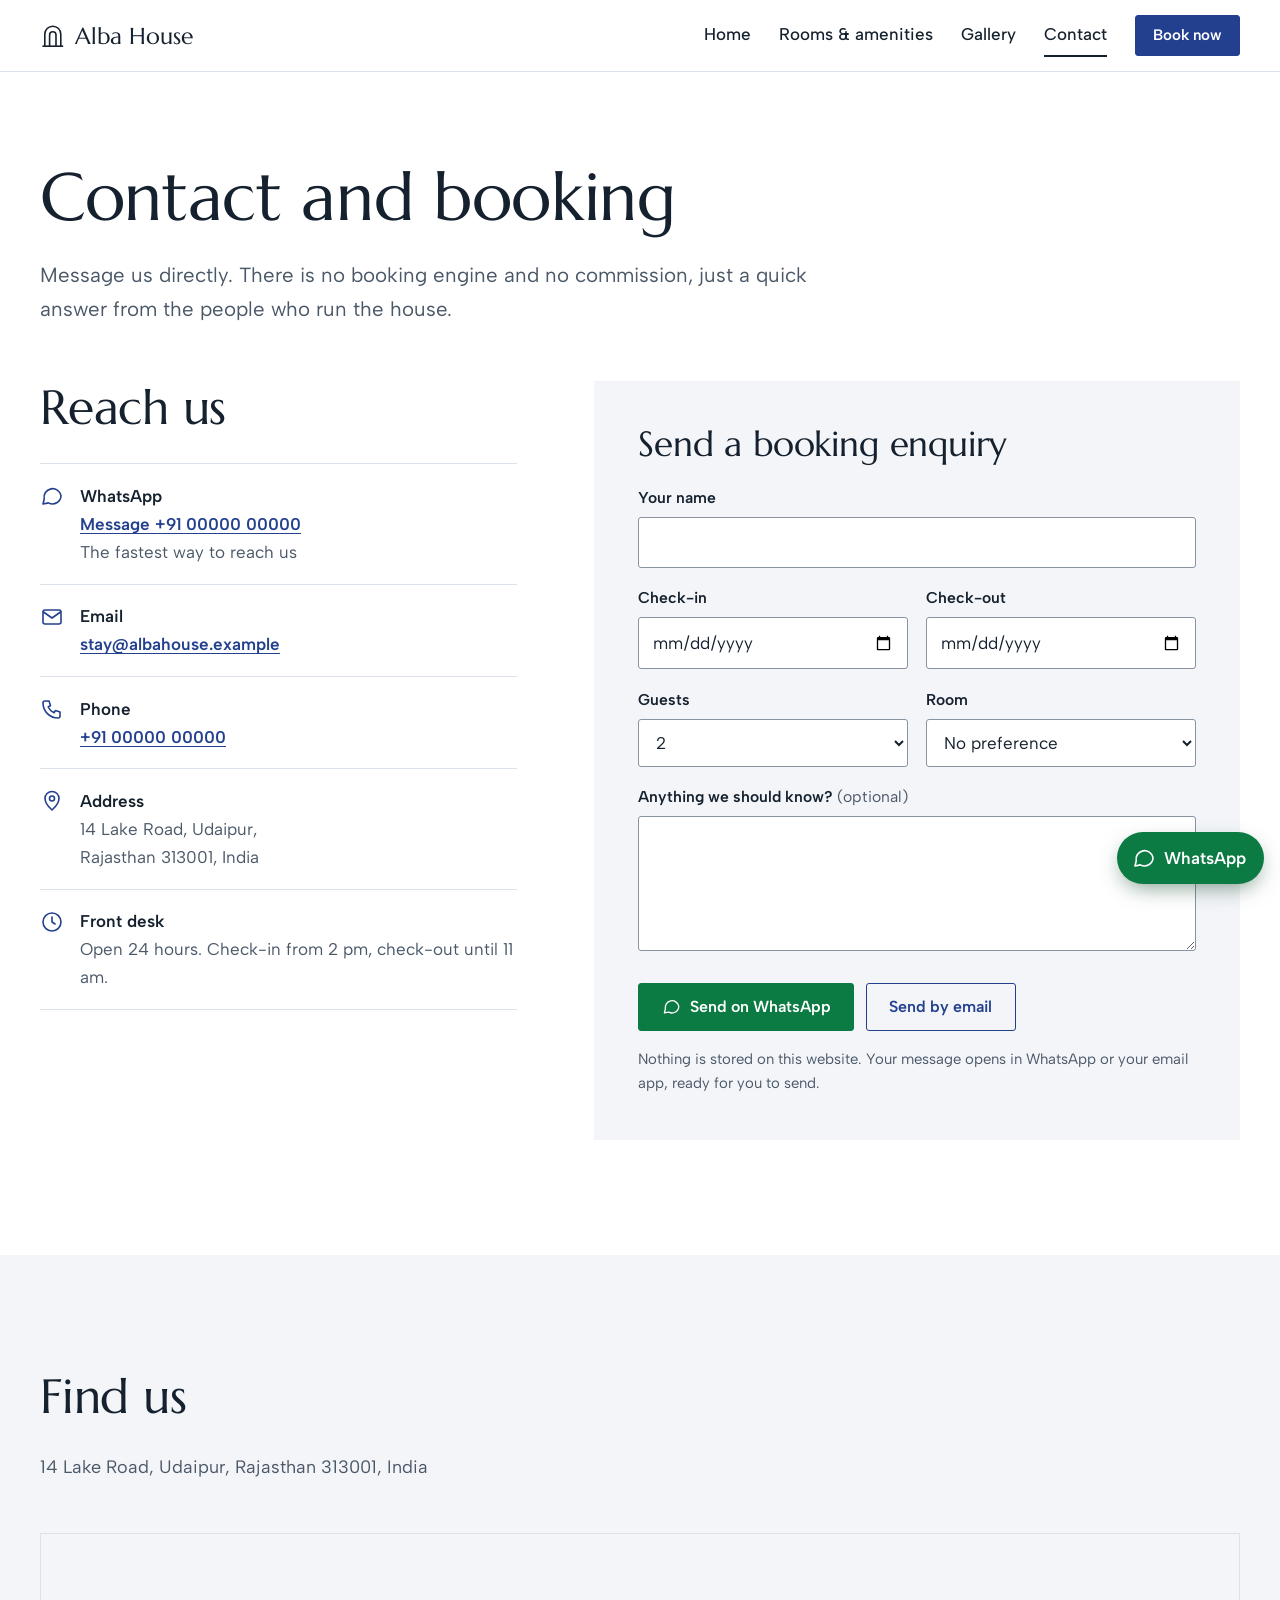
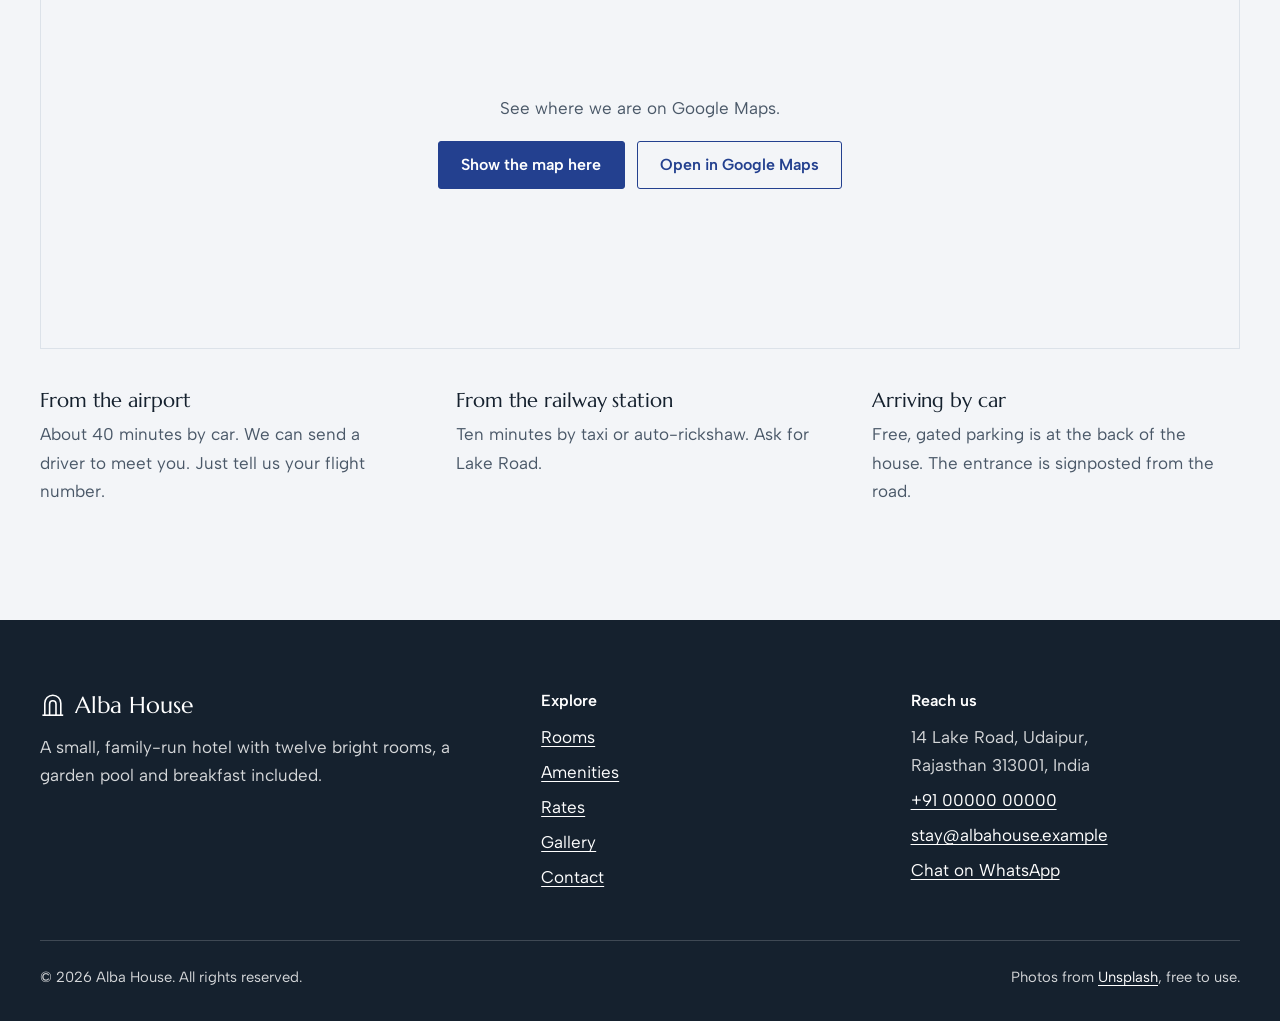
<file: contact.html>
<!DOCTYPE html>
<html lang="en">
<head>
  <meta charset="utf-8">
  <meta name="viewport" content="width=device-width, initial-scale=1">

  <!-- SEO: every page has its own title and description. Edit both when you change the text. -->
  <title>Contact and booking | Alba House</title>
  <meta name="description" content="Book direct with Alba House by WhatsApp or email. Send your dates with the enquiry form, find our address in Udaipur and see how to reach us.">

  <!-- Preview shown when the page is shared on WhatsApp, Facebook, etc. -->
  <meta property="og:type" content="website">
  <meta property="og:site_name" content="Alba House">
  <meta property="og:title" content="Contact and booking | Alba House">
  <meta property="og:description" content="Book direct with Alba House by WhatsApp or email. Send your dates with the enquiry form, find our address in Udaipur and see how to reach us.">
  <meta property="og:image" content="https://images.unsplash.com/photo-1606819422797-74627f4dac0b?auto=format&amp;fit=crop&amp;w=1200&amp;h=630&amp;q=70">
  <meta name="twitter:card" content="summary_large_image">
  <meta name="theme-color" content="#ffffff">

  <link rel="icon" href="images/favicon.svg" type="image/svg+xml">

  <!-- Speed: open the photo connection early and load the two fonts up front -->
  <link rel="preconnect" href="https://images.unsplash.com" crossorigin>
  <link rel="preload" href="fonts/marcellus-latin-400-normal.woff2" as="font" type="font/woff2" crossorigin>
  <link rel="preload" href="fonts/albert-sans-latin-wght-normal.woff2" as="font" type="font/woff2" crossorigin>
  <link rel="stylesheet" href="css/styles.css">

  <!-- Marks the page as "JavaScript is on" before anything is drawn -->
  <script>document.documentElement.className = "js";</script>
  <script src="js/main.js" defer></script>
</head>
<body>
  <a class="skip-link" href="#main">Skip to content</a>

  <!-- ===== Header: the same on every page ===== -->
  <header class="site-header" data-header>
    <div class="wrap site-header__inner">
      <a class="brand" href="index.html" aria-label="Alba House, home">
        <svg viewBox="0 0 32 32" fill="none" stroke="currentColor" stroke-width="2" aria-hidden="true" focusable="false"><path d="M6 29V14a10 10 0 0 1 20 0v15"/><path d="M12 29V15a4 4 0 0 1 8 0v14"/><path d="M3 29h26"/></svg>
        <span>Alba House</span>
      </a>

      <button class="nav-toggle" type="button" aria-expanded="false" aria-controls="site-nav">
        <span class="nav-toggle__bars" aria-hidden="true"></span>
        Menu
      </button>

      <nav class="site-nav" id="site-nav" aria-label="Main">
        <ul>
          <li><a href="index.html">Home</a></li>
          <li><a href="rooms.html">Rooms &amp; amenities</a></li>
          <li><a href="gallery.html">Gallery</a></li>
          <li><a href="contact.html" aria-current="page">Contact</a></li>
        </ul>
        <a class="btn btn--small" href="contact.html#enquiry">Book now</a>
      </nav>
    </div>
  </header>

  <main id="main">

    <div class="wrap page-head">
      <h1>Contact and booking</h1>
      <p class="lead">Message us directly. There is no booking engine and no commission, just a quick answer from the people who run the house.</p>
    </div>

    <section class="section" style="padding-top: 1rem" aria-label="Contact details and enquiry form">
      <div class="wrap contact">

        <!-- ===== Contact details ===== -->
        <div>
          <h2>Reach us</h2>
          <ul class="contact-list">
            <li>
              <svg viewBox="0 0 24 24" fill="none" stroke="currentColor" stroke-width="1.6" stroke-linecap="round" stroke-linejoin="round" aria-hidden="true" focusable="false"><path d="M21 11.5a8.5 8.5 0 0 1-12.6 7.4L3 20l1.2-5A8.5 8.5 0 1 1 21 11.5z"/></svg>
              <div>
                <strong>WhatsApp</strong>
                <a href="https://wa.me/910000000000?text=Hello%20Alba%20House%2C%20I%27d%20like%20to%20ask%20about%20a%20stay." target="_blank" rel="noopener">Message +91 00000 00000</a><br>
                <span>The fastest way to reach us</span>
              </div>
            </li>
            <li>
              <svg viewBox="0 0 24 24" fill="none" stroke="currentColor" stroke-width="1.6" stroke-linecap="round" stroke-linejoin="round" aria-hidden="true" focusable="false"><rect x="3" y="5" width="18" height="14" rx="2"/><path d="M3.5 7l8.5 6 8.5-6"/></svg>
              <div>
                <strong>Email</strong>
                <a href="mailto:stay@albahouse.example">stay@albahouse.example</a>
              </div>
            </li>
            <li>
              <svg viewBox="0 0 24 24" fill="none" stroke="currentColor" stroke-width="1.6" stroke-linecap="round" stroke-linejoin="round" aria-hidden="true" focusable="false"><path d="M5 4h4l1.5 4.5-2.3 1.5a12 12 0 0 0 5.8 5.8l1.5-2.3L20 15v4a2 2 0 0 1-2 2A15 15 0 0 1 3 6a2 2 0 0 1 2-2z"/></svg>
              <div>
                <strong>Phone</strong>
                <a href="tel:+910000000000">+91 00000 00000</a>
              </div>
            </li>
            <li>
              <svg viewBox="0 0 24 24" fill="none" stroke="currentColor" stroke-width="1.6" stroke-linecap="round" stroke-linejoin="round" aria-hidden="true" focusable="false"><path d="M12 21s7-6.2 7-11.5a7 7 0 0 0-14 0C5 14.8 12 21 12 21z"/><circle cx="12" cy="9.5" r="2.5"/></svg>
              <div>
                <strong>Address</strong>
                <span>14 Lake Road, Udaipur,<br>Rajasthan 313001, India</span>
              </div>
            </li>
            <li>
              <svg viewBox="0 0 24 24" fill="none" stroke="currentColor" stroke-width="1.6" stroke-linecap="round" stroke-linejoin="round" aria-hidden="true" focusable="false"><circle cx="12" cy="12" r="9"/><path d="M12 7v5l3 2"/></svg>
              <div>
                <strong>Front desk</strong>
                <span>Open 24 hours. Check-in from 2 pm, check-out until 11 am.</span>
              </div>
            </li>
          </ul>
        </div>

        <!-- ===== Enquiry form =====
             No server needed: the form writes the message for the guest and opens
             WhatsApp or their email app. Change the number and address once, here:
               data-whatsapp  country code + number, digits only (no + or spaces)
               data-email     where email enquiries are sent
             If JavaScript is off, the form falls back to a plain email. -->
        <form class="form" id="enquiry" data-enquiry novalidate
              data-hotel="Alba House" data-whatsapp="910000000000" data-email="stay@albahouse.example"
              action="mailto:stay@albahouse.example" method="post" enctype="text/plain">
          <h2>Send a booking enquiry</h2>

          <div class="form__grid">
            <div class="field field--full">
              <label for="name">Your name</label>
              <input id="name" name="name" type="text" autocomplete="name" required aria-describedby="name-error">
              <p class="field__error" id="name-error" hidden></p>
            </div>

            <div class="field">
              <label for="check-in">Check-in</label>
              <input id="check-in" name="check-in" type="date" required aria-describedby="check-in-error">
              <p class="field__error" id="check-in-error" hidden></p>
            </div>

            <div class="field">
              <label for="check-out">Check-out</label>
              <input id="check-out" name="check-out" type="date" required aria-describedby="check-out-error">
              <p class="field__error" id="check-out-error" hidden></p>
            </div>

            <div class="field">
              <label for="guests">Guests</label>
              <select id="guests" name="guests">
                <option>1</option>
                <option selected>2</option>
                <option>3</option>
                <option>4</option>
                <option>5 or more</option>
              </select>
            </div>

            <div class="field">
              <label for="room">Room</label>
              <select id="room" name="room">
                <option value="No preference">No preference</option>
                  <option value="Garden Room">Garden Room</option>
                  <option value="Terrace Room">Terrace Room</option>
                  <option value="Family Suite">Family Suite</option>
              </select>
            </div>

            <div class="field field--full">
              <label for="message">Anything we should know? <span class="field__hint">(optional)</span></label>
              <textarea id="message" name="message" rows="4"></textarea>
            </div>
          </div>

          <div class="btn-row">
            <button class="btn btn--whatsapp" type="submit" name="via" value="whatsapp">
              <svg viewBox="0 0 24 24" fill="none" stroke="currentColor" stroke-width="1.6" stroke-linecap="round" stroke-linejoin="round" aria-hidden="true" focusable="false"><path d="M21 11.5a8.5 8.5 0 0 1-12.6 7.4L3 20l1.2-5A8.5 8.5 0 1 1 21 11.5z"/></svg>
              Send on WhatsApp
            </button>
            <button class="btn btn--outline" type="submit" name="via" value="email">Send by email</button>
          </div>
          <p class="form__status" role="status" data-form-status></p>
          <p class="form__note">Nothing is stored on this website. Your message opens in WhatsApp or your email app, ready for you to send.</p>
        </form>

      </div>
    </section>

    <!-- ===== Map and directions =====
         The map loads only when the guest asks for it, which keeps the page fast.
         To point it at your address, change the text after "q=" in data-map-src
         and in the "Open in Google Maps" link (use + instead of spaces). -->
    <section class="section section--chalk" aria-labelledby="find-title">
      <div class="wrap">
        <div class="section__intro">
          <h2 id="find-title">Find us</h2>
          <p>14 Lake Road, Udaipur, Rajasthan 313001, India</p>
        </div>

        <div class="map" data-map-title="Map showing Alba House in Udaipur"
             data-map-src="https://www.google.com/maps?q=Udaipur,+Rajasthan,+India&amp;z=14&amp;output=embed">
          <div class="map__prompt">
            <p>See where we are on Google Maps.</p>
            <div class="btn-row" style="justify-content: center">
              <button class="btn" type="button" hidden>Show the map here</button>
              <a class="btn btn--outline" href="https://www.google.com/maps/search/?api=1&amp;query=Udaipur,+Rajasthan,+India" target="_blank" rel="noopener">Open in Google Maps</a>
            </div>
          </div>
        </div>

        <ul class="directions">
          <li>
            <h3>From the airport</h3>
            <p>About 40 minutes by car. We can send a driver to meet you. Just tell us your flight number.</p>
          </li>
          <li>
            <h3>From the railway station</h3>
            <p>Ten minutes by taxi or auto-rickshaw. Ask for Lake Road.</p>
          </li>
          <li>
            <h3>Arriving by car</h3>
            <p>Free, gated parking is at the back of the house. The entrance is signposted from the road.</p>
          </li>
        </ul>
      </div>
    </section>

  </main>

  <!-- ===== Footer: the same on every page ===== -->
  <footer class="site-footer">
    <div class="wrap">
      <div class="site-footer__grid">
        <div>
          <a class="brand" href="index.html" aria-label="Alba House, home">
            <svg viewBox="0 0 32 32" fill="none" stroke="currentColor" stroke-width="2" aria-hidden="true" focusable="false"><path d="M6 29V14a10 10 0 0 1 20 0v15"/><path d="M12 29V15a4 4 0 0 1 8 0v14"/><path d="M3 29h26"/></svg>
            <span>Alba House</span>
          </a>
          <p>A small, family-run hotel with twelve bright rooms, a garden pool and breakfast included.</p>
        </div>

        <nav aria-label="Footer">
          <h2>Explore</h2>
          <ul>
            <li><a href="rooms.html">Rooms</a></li>
            <li><a href="rooms.html#amenities">Amenities</a></li>
            <li><a href="rooms.html#rates">Rates</a></li>
            <li><a href="gallery.html">Gallery</a></li>
            <li><a href="contact.html">Contact</a></li>
          </ul>
        </nav>

        <div>
          <h2>Reach us</h2>
          <address>
            <ul>
              <li>14 Lake Road, Udaipur,<br>Rajasthan 313001, India</li>
              <li><a href="tel:+910000000000">+91 00000 00000</a></li>
              <li><a href="mailto:stay@albahouse.example">stay@albahouse.example</a></li>
              <li><a href="https://wa.me/910000000000?text=Hello%20Alba%20House%2C%20I%27d%20like%20to%20ask%20about%20a%20stay." target="_blank" rel="noopener">Chat on WhatsApp</a></li>
            </ul>
          </address>
        </div>
      </div>

      <div class="site-footer__base">
        <p>&copy; <span data-year>2026</span> Alba House. All rights reserved.</p>
        <p>Photos from <a href="https://unsplash.com/license">Unsplash</a>, free to use.</p>
      </div>
    </div>
  </footer>

  <!-- Floating WhatsApp button, always within reach -->
  <a class="whatsapp-float" href="https://wa.me/910000000000?text=Hello%20Alba%20House%2C%20I%27d%20like%20to%20ask%20about%20a%20stay." target="_blank" rel="noopener" aria-label="Chat with Alba House on WhatsApp">
    <svg viewBox="0 0 24 24" fill="none" stroke="currentColor" stroke-width="1.6" stroke-linecap="round" stroke-linejoin="round" aria-hidden="true" focusable="false"><path d="M21 11.5a8.5 8.5 0 0 1-12.6 7.4L3 20l1.2-5A8.5 8.5 0 1 1 21 11.5z"/></svg>
    <span>WhatsApp</span>
  </a>
</body>
</html>
</file>
<file: css/styles.css>
/* ==========================================================================
   Alba House — site styles
   Plain CSS, no build step. Sections, in order:
     1. Fonts            5. Buttons & links      9. Rooms & amenities
     2. Design tokens    6. Header & navigation  10. Gallery & lightbox
     3. Base elements    7. Home hero gallery    11. Contact & form
     4. Layout helpers   8. Home sections        12. Footer, WhatsApp, motion
   To change the look, start with the tokens in section 2.
   ========================================================================== */

/* 1. Fonts (self-hosted, so no third-party font request) ------------------ */
@font-face {
  font-family: "Marcellus";
  src: url("../fonts/marcellus-latin-400-normal.woff2") format("woff2");
  font-weight: 400;
  font-style: normal;
  font-display: swap;
}
@font-face {
  font-family: "Albert Sans";
  src: url("../fonts/albert-sans-latin-wght-normal.woff2") format("woff2");
  font-weight: 100 900;
  font-style: normal;
  font-display: swap;
}

/* 2. Design tokens -------------------------------------------------------- */
:root {
  /* Colour */
  --white: #ffffff;
  --chalk: #f3f5f8;        /* pale band behind alternate sections */
  --line: #dce2e9;         /* hairlines and input borders */
  --ink: #15212e;          /* main text */
  --ink-soft: #4a5868;     /* secondary text */
  --indigo: #23408f;       /* the one accent: links, buttons, focus */
  --indigo-deep: #172c66;  /* accent on hover */
  --whatsapp: #0c7a43;     /* WhatsApp buttons only */
  --whatsapp-deep: #095c33;
  --error: #b3261e;

  /* Type */
  --font-display: "Marcellus", "Cormorant Garamond", Georgia, "Times New Roman", serif;
  --font-body: "Albert Sans", "Segoe UI", system-ui, -apple-system, Arial, sans-serif;

  /* Space and size */
  --header-h: 4.5rem;
  --wrap: 75rem;                              /* max content width (1200px) */
  --gutter: clamp(1.25rem, 4vw, 2.5rem);      /* side padding */
  --section: clamp(4rem, 9vw, 7.5rem);        /* vertical space between sections */
  --radius: 3px;
}

/* 3. Base elements -------------------------------------------------------- */
*,
*::before,
*::after { box-sizing: border-box; }

html {
  -webkit-text-size-adjust: 100%;
  scroll-padding-top: calc(var(--header-h) + 1rem); /* keeps anchors clear of the sticky header */
}

body {
  margin: 0;
  background: var(--white);
  color: var(--ink);
  font-family: var(--font-body);
  font-size: 1.0625rem;
  line-height: 1.65;
  -webkit-font-smoothing: antialiased;
}

h1, h2, h3 {
  font-family: var(--font-display);
  font-weight: 400;
  line-height: 1.12;
  letter-spacing: -0.005em;
  margin: 0 0 0.6em;
  text-wrap: balance;
}
h1 { font-size: clamp(2.6rem, 6.4vw, 5rem); }
h2 { font-size: clamp(1.95rem, 3.8vw, 3rem); }
h3 { font-size: 1.5rem; line-height: 1.2; }

p { margin: 0 0 1.1em; max-width: 62ch; }
ul, ol, dl { margin: 0; padding: 0; }
img { display: block; max-width: 100%; height: auto; background: #e4e9ef; } /* tint shown while a photo loads */

a { color: var(--indigo); text-underline-offset: 0.2em; text-decoration-thickness: 1px; }
a:hover { color: var(--indigo-deep); text-decoration-thickness: 2px; }

/* One visible focus style for every interactive element */
:focus-visible {
  outline: 3px solid var(--indigo);
  outline-offset: 3px;
  border-radius: var(--radius);
}

/* 4. Layout helpers ------------------------------------------------------- */
.wrap {
  width: 100%;
  max-width: calc(var(--wrap) + 2 * var(--gutter));
  margin-inline: auto;
  padding-inline: var(--gutter);
}
.section { padding-block: var(--section); }
.section--chalk { background: var(--chalk); }
.section__intro { margin-bottom: clamp(2rem, 4vw, 3.5rem); }
.section__intro p { color: var(--ink-soft); font-size: 1.125rem; }
.lead { font-size: clamp(1.15rem, 1.6vw, 1.3rem); color: var(--ink-soft); }

.visually-hidden {
  position: absolute !important;
  width: 1px; height: 1px;
  margin: -1px; padding: 0; border: 0;
  overflow: hidden; clip: rect(0 0 0 0); white-space: nowrap;
}

.skip-link {
  position: absolute; left: 1rem; top: -4rem; z-index: 200;
  padding: 0.7rem 1rem; background: var(--ink); color: var(--white);
  border-radius: var(--radius);
}
.skip-link:focus { top: 1rem; color: var(--white); }

/* Plain page title used on Rooms, Gallery and Contact */
.page-head { padding-block: clamp(3rem, 7vw, 5.5rem) clamp(1.5rem, 3vw, 2.5rem); }
.page-head h1 { font-size: clamp(2.4rem, 5.4vw, 4.2rem); margin-bottom: 0.35em; }
.page-head p { margin-bottom: 0; }

/* 5. Buttons & links ------------------------------------------------------ */
.btn {
  display: inline-flex; align-items: center; justify-content: center; gap: 0.55rem;
  min-height: 3rem; padding: 0.7rem 1.4rem;
  border: 1.5px solid var(--indigo); border-radius: var(--radius);
  background: var(--indigo); color: var(--white);
  font: 600 1rem/1.2 var(--font-body); text-decoration: none; cursor: pointer;
  transition: background-color 0.15s, border-color 0.15s, color 0.15s;
}
.btn:hover { background: var(--indigo-deep); border-color: var(--indigo-deep); color: var(--white); }
.btn svg { width: 1.2em; height: 1.2em; flex: none; }

.btn--outline { background: transparent; color: var(--indigo); }
.btn--outline:hover { background: var(--indigo); color: var(--white); }

.btn--whatsapp { background: var(--whatsapp); border-color: var(--whatsapp); }
.btn--whatsapp:hover { background: var(--whatsapp-deep); border-color: var(--whatsapp-deep); }

.btn--small { min-height: 2.6rem; padding: 0.5rem 1.05rem; font-size: 0.95rem; }

.btn-row { display: flex; flex-wrap: wrap; gap: 0.75rem; }

.text-link { font-weight: 600; }

/* 6. Header & navigation -------------------------------------------------- */
.site-header {
  position: sticky; top: 0; z-index: 100;
  height: var(--header-h);
  background: var(--white);
  border-bottom: 1px solid var(--line);
  transition: background-color 0.25s, border-color 0.25s, color 0.25s;
}
.site-header__inner {
  display: flex; align-items: center; justify-content: space-between; gap: 1.5rem;
  height: 100%;
}

.brand {
  display: inline-flex; align-items: center; gap: 0.6rem;
  color: var(--ink); text-decoration: none;
  font-family: var(--font-display); font-size: 1.45rem; line-height: 1; white-space: nowrap;
}
.brand:hover { color: var(--ink); }
.brand svg { width: 1.6rem; height: 1.6rem; flex: none; }

.site-nav { display: flex; align-items: center; gap: 1.75rem; }
.site-nav ul { display: flex; gap: 1.75rem; list-style: none; }
.site-nav li a {
  display: block; padding: 0.4rem 0;
  color: inherit; font-weight: 500; text-decoration: none;
  border-bottom: 2px solid transparent;
}
.site-nav li a:hover,
.site-nav li a[aria-current="page"] { border-bottom-color: currentColor; }

.nav-toggle {
  display: none;
  align-items: center; gap: 0.6rem;
  min-height: 2.75rem; padding: 0.4rem 0.8rem;
  background: transparent; color: inherit;
  border: 1.5px solid currentColor; border-radius: var(--radius);
  font: 600 0.95rem/1 var(--font-body); cursor: pointer;
}
.nav-toggle__bars,
.nav-toggle__bars::before,
.nav-toggle__bars::after {
  display: block; width: 1.15rem; height: 2px; background: currentColor; content: "";
  transition: transform 0.2s;
}
.nav-toggle__bars { position: relative; }
.nav-toggle__bars::before { position: absolute; top: -6px; }
.nav-toggle__bars::after { position: absolute; top: 6px; }
.nav-toggle[aria-expanded="true"] .nav-toggle__bars { background: transparent; }
.nav-toggle[aria-expanded="true"] .nav-toggle__bars::before { transform: translateY(6px) rotate(45deg); }
.nav-toggle[aria-expanded="true"] .nav-toggle__bars::after { transform: translateY(-6px) rotate(-45deg); }

/* Small screens: the menu folds behind a button (only when JavaScript runs) */
@media (max-width: 54rem) {
  :root { --header-h: 4rem; }
  .js .nav-toggle { display: inline-flex; }
  .js .site-nav {
    display: none;
    position: absolute; left: 0; right: 0; top: 100%;
    flex-direction: column; align-items: stretch; gap: 1.25rem;
    padding: 1rem var(--gutter) 1.75rem;
    background: var(--white); color: var(--ink);
    border-bottom: 1px solid var(--line);
    box-shadow: 0 18px 30px -18px rgba(21, 33, 46, 0.35);
  }
  .js .site-header.is-open .site-nav { display: flex; }
  .js .site-nav ul { flex-direction: column; gap: 0; }
  .js .site-nav li a { padding: 0.9rem 0; border-bottom: 1px solid var(--line); font-size: 1.1rem; }
  /* Without JavaScript the links simply wrap under the logo */
  html:not(.js) .site-header { height: auto; padding-block: 0.75rem; }
  html:not(.js) .site-header__inner,
  html:not(.js) .site-nav,
  html:not(.js) .site-nav ul { flex-wrap: wrap; gap: 0.5rem 1.1rem; }
}

/* 7. Home hero gallery ---------------------------------------------------- */
/* Full-width photos play in the background. The headline sits in a white
   panel on top, so the photos stay bright and the text is always readable. */
.hero {
  position: relative;
  display: flex; align-items: flex-end;
  height: calc(100vh - var(--header-h));
  height: calc(100svh - var(--header-h));
  min-height: 36rem;
  background: var(--chalk);
  overflow: hidden;
  isolation: isolate;
}
.hero__slides { position: absolute; inset: 0; z-index: -1; }
.hero__slide {
  position: absolute; inset: 0;
  width: 100%; height: 100%; object-fit: cover;
  opacity: 0; transition: opacity 1.4s ease;
}
.hero__slide.is-active { opacity: 1; }

.hero__panel {
  max-width: 36rem;
  margin-bottom: clamp(1.5rem, 4vw, 3.25rem);
  padding: clamp(1.75rem, 3vw, 2.75rem) clamp(1.5rem, 3vw, 2.75rem) 0;
  background: var(--white);
  box-shadow: 0 30px 60px -30px rgba(21, 33, 46, 0.5);
}
.hero h1 { font-size: clamp(2.3rem, 4.6vw, 3.75rem); margin-bottom: 0.35em; }
.hero__text { font-size: clamp(1.05rem, 1.4vw, 1.2rem); color: var(--ink-soft); margin-bottom: 0; }
.hero .btn-row { margin-top: 1.5rem; }

/* Counter, caption and controls along the bottom of the panel */
.hero__bar {
  display: flex; align-items: center; justify-content: space-between; gap: 1rem;
  margin-top: clamp(1.5rem, 2.5vw, 2rem); padding-block: 0.8rem;
  border-top: 1px solid var(--line);
  font-size: 0.95rem;
}
.hero__caption { margin: 0; display: flex; gap: 0.8rem; align-items: baseline; min-width: 0; }
.hero__caption-text { overflow: hidden; text-overflow: ellipsis; white-space: nowrap; color: var(--ink-soft); }
.hero__count { font-variant-numeric: tabular-nums; font-weight: 600; white-space: nowrap; }
.hero__controls { display: flex; gap: 0.35rem; flex: none; }
.hero__btn {
  display: grid; place-items: center;
  width: 2.75rem; height: 2.75rem;
  background: var(--white); color: var(--ink);
  border: 1px solid #8793a1; border-radius: 50%;
  cursor: pointer; transition: background-color 0.15s;
}
.hero__btn:hover { background: var(--chalk); }
.hero__btn svg { width: 1.1rem; height: 1.1rem; }
.hero__btn .icon-play { display: none; }
.hero.is-paused .hero__btn .icon-play { display: block; }
.hero.is-paused .hero__btn .icon-pause { display: none; }

/* The thin line that fills while each photo is on screen */
.hero__progress { height: 3px; margin-inline: calc(-1 * clamp(1.5rem, 3vw, 2.75rem)); background: var(--line); }
.hero__progress-fill {
  display: block; height: 100%; background: var(--indigo);
  transform: scaleX(0); transform-origin: left center;
}
.hero.is-playing .hero__progress-fill { animation: hero-progress var(--slide-time, 6s) linear forwards; }
.hero.is-paused .hero__progress-fill { animation-play-state: paused; }
@keyframes hero-progress { to { transform: scaleX(1); } }

html:not(.js) .hero__bar,
html:not(.js) .hero__progress { display: none; }
html:not(.js) .hero__panel { padding-bottom: 2rem; }

/* Phones: photos on top, white panel underneath */
@media (max-width: 40rem) {
  .hero { display: block; height: auto; min-height: 0; background: var(--white); }
  .hero__slides { position: relative; height: 46vh; height: 46svh; min-height: 15rem; overflow: hidden; }
  .hero__panel { max-width: none; margin-bottom: 0; padding: 1.75rem 0 0; box-shadow: none; }
  .hero__progress { margin-inline: 0; }
}

/* 8. Home sections -------------------------------------------------------- */
.welcome { display: grid; gap: clamp(2rem, 5vw, 4.5rem); align-items: center; }
.welcome__media img { width: 100%; aspect-ratio: 4 / 5; object-fit: cover; }
@media (min-width: 48rem) {
  .welcome { grid-template-columns: 1.05fr 0.95fr; }
}

/* Short list of practical facts */
.facts { display: grid; gap: 0; margin-top: 2rem; border-top: 1px solid var(--line); }
.facts div { display: flex; justify-content: space-between; gap: 1.5rem; padding: 0.85rem 0; border-bottom: 1px solid var(--line); }
.facts dt { color: var(--ink-soft); }
.facts dd { margin: 0; font-weight: 600; text-align: right; }

/* Room previews */
.room-cards { display: grid; gap: clamp(1.75rem, 3vw, 2.5rem); list-style: none; }
@media (min-width: 40rem) { .room-cards { grid-template-columns: repeat(2, 1fr); } }
@media (min-width: 62rem) { .room-cards { grid-template-columns: repeat(3, 1fr); } }
.room-card img { width: 100%; aspect-ratio: 4 / 3; object-fit: cover; margin-bottom: 1.1rem; }
.room-card h3 { margin-bottom: 0.3em; }
.room-card h3 a { color: var(--ink); text-decoration: none; }
.room-card h3 a:hover { color: var(--indigo); text-decoration: underline; }
.room-card p { color: var(--ink-soft); margin-bottom: 0.4em; }
.room-card__meta { font-size: 0.95rem; font-weight: 600; color: var(--ink); }
.section__more { margin: clamp(2rem, 4vw, 3rem) 0 0; }

/* Amenity icons (also used on the Rooms page) */
.amenities { display: grid; grid-template-columns: repeat(2, 1fr); gap: 1.75rem 1.5rem; list-style: none; }
@media (min-width: 40rem) { .amenities { grid-template-columns: repeat(3, 1fr); } }
@media (min-width: 62rem) { .amenities { grid-template-columns: repeat(4, 1fr); } }
.amenities li { display: flex; align-items: center; gap: 0.9rem; font-weight: 500; line-height: 1.3; }
.amenities svg {
  flex: none; width: 2.75rem; height: 2.75rem; padding: 0.65rem;
  color: var(--indigo); background: var(--white);
  border: 1px solid var(--line); border-radius: 50%;
}
.section:not(.section--chalk) .amenities svg { background: var(--chalk); border-color: transparent; }
.amenities small { display: block; font-weight: 400; font-size: 0.9rem; color: var(--ink-soft); }

/* Photo mosaic that links to the gallery */
.mosaic { display: grid; grid-template-columns: repeat(2, 1fr); gap: 0.6rem; }
.mosaic a { display: block; overflow: hidden; }
.mosaic img { width: 100%; height: 100%; aspect-ratio: 1; object-fit: cover; transition: transform 0.5s ease; }
.mosaic a:hover img { transform: scale(1.04); }
.mosaic a:first-child { grid-column: span 2; }
.mosaic a:first-child img { aspect-ratio: 16 / 10; }
@media (min-width: 48rem) {
  .mosaic { grid-template-columns: repeat(4, 1fr); grid-template-rows: repeat(2, 1fr); gap: 0.75rem; }
  .mosaic a:first-child { grid-column: span 2; grid-row: span 2; }
  .mosaic a:first-child img { aspect-ratio: auto; }
}

/* Closing call to action */
.cta { display: grid; gap: 1.5rem 3rem; align-items: center; }
.cta h2 { margin-bottom: 0.3em; }
.cta p { margin-bottom: 0; color: var(--ink-soft); }
@media (min-width: 54rem) { .cta { grid-template-columns: 1fr auto; } }

/* 9. Rooms & amenities ---------------------------------------------------- */
.room { display: grid; gap: clamp(1.5rem, 4vw, 4rem); align-items: center; padding-block: clamp(2rem, 4vw, 3.25rem); border-top: 1px solid var(--line); }
.room:first-of-type { border-top: 0; padding-top: 0; }
.room__media img { width: 100%; aspect-ratio: 4 / 3; object-fit: cover; }
.room__body p { color: var(--ink-soft); }
.room__specs { display: grid; grid-template-columns: repeat(2, 1fr); gap: 1rem 1.5rem; margin: 1.5rem 0; padding-block: 1.25rem; border-block: 1px solid var(--line); }
.room__specs dt { font-size: 0.9rem; color: var(--ink-soft); }
.room__specs dd { margin: 0; font-weight: 600; }
.room__includes { list-style: none; display: flex; flex-wrap: wrap; gap: 0.5rem; margin-bottom: 1.75rem; }
.room__includes li { padding: 0.3rem 0.75rem; background: var(--chalk); border-radius: 999px; font-size: 0.92rem; }
@media (min-width: 52rem) {
  .room { grid-template-columns: 1.1fr 0.9fr; }
  .room:nth-of-type(even) .room__media { order: 2; }   /* alternate photo left / right */
}

/* Rates table. On narrow screens it scrolls sideways inside its own box. */
.table-scroll { overflow-x: auto; border: 1px solid var(--line); background: var(--white); }
.table-scroll:focus-visible { outline-offset: 2px; }
.rates { width: 100%; min-width: 38rem; border-collapse: collapse; text-align: left; }
.rates caption { caption-side: bottom; padding: 0.9rem 1.1rem; text-align: left; font-size: 0.95rem; color: var(--ink-soft); }
.rates th, .rates td { padding: 0.95rem 1.1rem; border-bottom: 1px solid var(--line); vertical-align: top; white-space: nowrap; }
.rates thead th { background: var(--ink); color: var(--white); font-weight: 600; font-size: 0.95rem; }
.rates tbody th { font-family: var(--font-display); font-size: 1.2rem; font-weight: 400; }
.rates td { color: var(--ink-soft); }

/* 10. Gallery & lightbox -------------------------------------------------- */
.filters { display: flex; flex-wrap: wrap; gap: 0.5rem; margin-bottom: 2rem; list-style: none; }
.filter {
  min-height: 2.75rem; padding: 0.45rem 1.1rem;
  background: var(--white); color: var(--ink);
  border: 1.5px solid var(--line); border-radius: 999px;
  font: 500 0.98rem/1.2 var(--font-body); cursor: pointer;
  transition: background-color 0.15s, border-color 0.15s, color 0.15s;
}
.filter:hover { border-color: var(--ink); }
.filter[aria-pressed="true"] { background: var(--ink); border-color: var(--ink); color: var(--white); }
html:not(.js) .filters { display: none; }

/* Masonry with CSS columns: photos keep their own height */
.gallery { columns: 2; column-gap: 0.6rem; list-style: none; }
@media (min-width: 48rem) { .gallery { columns: 3; column-gap: 0.85rem; } }
@media (min-width: 75rem) { .gallery { columns: 4; } }
.gallery li { break-inside: avoid; margin-bottom: 0.6rem; }
@media (min-width: 48rem) { .gallery li { margin-bottom: 0.85rem; } }
.gallery li[hidden] { display: none; }
.gallery a { position: relative; display: block; overflow: hidden; }
.gallery img { width: 100%; transition: transform 0.5s ease; }
.gallery a:hover img { transform: scale(1.04); }
.gallery__label {
  position: absolute; left: 0; right: 0; bottom: 0;
  padding: 2.5rem 0.9rem 0.75rem;
  background: linear-gradient(to top, rgba(13, 21, 31, 0.75), rgba(13, 21, 31, 0));
  color: var(--white); font-size: 0.95rem; line-height: 1.3;
  opacity: 0; transition: opacity 0.2s;
}
.gallery a:hover .gallery__label,
.gallery a:focus-visible .gallery__label { opacity: 1; }
@media (hover: none) { .gallery__label { opacity: 1; } }

.lightbox {
  width: 100vw; max-width: 100vw; height: 100vh; height: 100dvh; max-height: none;
  margin: 0; padding: 0; border: 0;
  background: rgba(10, 16, 24, 0.96); color: var(--white);
}
.lightbox::backdrop { background: rgba(10, 16, 24, 0.96); }
.lightbox[open] { display: grid; grid-template-rows: 1fr auto; }
.lightbox__stage { position: relative; min-height: 0; display: grid; place-items: center; padding: 4rem 1rem 0.5rem; }
.lightbox__img { max-width: 100%; max-height: 100%; width: auto; height: auto; object-fit: contain; background: transparent; }
.lightbox__info { display: flex; justify-content: space-between; gap: 1rem; padding: 0.9rem var(--gutter) 1.25rem; font-size: 0.98rem; }
.lightbox__info p { margin: 0; }
.lightbox__count { font-variant-numeric: tabular-nums; color: rgba(255, 255, 255, 0.7); white-space: nowrap; }
.lightbox__btn {
  position: absolute; display: grid; place-items: center;
  width: 3rem; height: 3rem;
  background: rgba(10, 16, 24, 0.55); color: var(--white);
  border: 1px solid rgba(255, 255, 255, 0.4); border-radius: 50%; cursor: pointer;
}
.lightbox__btn:hover { background: rgba(255, 255, 255, 0.2); }
.lightbox__btn svg { width: 1.25rem; height: 1.25rem; }
.lightbox__btn--close { top: 0.75rem; right: 0.75rem; }
.lightbox__btn--prev { left: 0.75rem; top: 50%; transform: translateY(-50%); }
.lightbox__btn--next { right: 0.75rem; top: 50%; transform: translateY(-50%); }
.lightbox :focus-visible { outline-color: var(--white); }

/* 11. Contact & form ------------------------------------------------------ */
.contact { display: grid; gap: clamp(2.5rem, 6vw, 5rem); }
@media (min-width: 56rem) { .contact { grid-template-columns: 0.85fr 1.15fr; } }

.contact-list { list-style: none; border-top: 1px solid var(--line); }
.contact-list li { display: flex; gap: 1rem; padding: 1.1rem 0; border-bottom: 1px solid var(--line); }
.contact-list svg { flex: none; width: 1.5rem; height: 1.5rem; margin-top: 0.15rem; color: var(--indigo); }
.contact-list strong { display: block; font-weight: 600; }
.contact-list span { color: var(--ink-soft); }
.contact-list a { font-weight: 600; overflow-wrap: anywhere; }

.form { padding: clamp(1.5rem, 4vw, 2.75rem); background: var(--chalk); }
.form h2 { font-size: clamp(1.7rem, 3vw, 2.2rem); }
.form__grid { display: grid; gap: 1.1rem; }
@media (min-width: 36rem) {
  .form__grid { grid-template-columns: 1fr 1fr; }
  .field--full { grid-column: 1 / -1; }
}
.field label { display: block; margin-bottom: 0.35rem; font-weight: 600; font-size: 0.98rem; }
.field__hint { font-weight: 400; color: var(--ink-soft); }
.field input,
.field select,
.field textarea {
  width: 100%; min-height: 3rem; padding: 0.65rem 0.8rem;
  background: var(--white); color: var(--ink);
  border: 1.5px solid #8793a1; border-radius: var(--radius);
  font: inherit;
}
.field textarea { min-height: 7rem; resize: vertical; }
.field input:focus-visible,
.field select:focus-visible,
.field textarea:focus-visible { outline-offset: 1px; border-color: var(--indigo); }
.field [aria-invalid="true"] { border-color: var(--error); }
.field__error { margin: 0.35rem 0 0; color: var(--error); font-size: 0.93rem; font-weight: 500; }
.form .btn-row { margin-top: 1.5rem; }
.form__note { margin: 1rem 0 0; font-size: 0.93rem; color: var(--ink-soft); }
.form__status { margin: 1rem 0 0; font-weight: 600; }
.form__status:empty { display: none; }

.map { position: relative; display: grid; place-items: center; min-height: clamp(18rem, 45vw, 26rem); background: var(--chalk); border: 1px solid var(--line); text-align: center; }
.map__prompt { padding: 2rem var(--gutter); }
.map__prompt p { margin-inline: auto; color: var(--ink-soft); }
.map iframe { position: absolute; inset: 0; width: 100%; height: 100%; border: 0; }

.directions { display: grid; gap: 1.5rem 3rem; margin-top: 2.5rem; list-style: none; }
@media (min-width: 48rem) { .directions { grid-template-columns: repeat(3, 1fr); } }
.directions h3 { font-size: 1.25rem; margin-bottom: 0.35em; }
.directions p { color: var(--ink-soft); margin: 0; }

/* 12. Footer, floating WhatsApp button, motion ---------------------------- */
.site-footer { background: var(--ink); color: rgba(255, 255, 255, 0.82); padding-block: clamp(3rem, 6vw, 4.5rem) 2rem; }
.site-footer a { color: var(--white); }
.site-footer :focus-visible { outline-color: var(--white); }
.site-footer__grid { display: grid; gap: 2.5rem; }
@media (min-width: 48rem) { .site-footer__grid { grid-template-columns: 1.4fr 1fr 1fr; } }
.site-footer .brand { color: var(--white); margin-bottom: 1rem; }
.site-footer h2 { font-family: var(--font-body); font-size: 1rem; font-weight: 600; color: var(--white); margin-bottom: 0.8rem; letter-spacing: 0; }
.site-footer ul { list-style: none; display: grid; gap: 0.45rem; }
.site-footer address { font-style: normal; }
.site-footer__base { margin-top: 3rem; padding-top: 1.5rem; border-top: 1px solid rgba(255, 255, 255, 0.18); font-size: 0.92rem; display: flex; flex-wrap: wrap; gap: 0.5rem 2rem; justify-content: space-between; }
.site-footer__base p { margin: 0; max-width: none; }

.whatsapp-float {
  position: fixed; right: 1rem; bottom: 1rem; z-index: 90;
  display: inline-flex; align-items: center; gap: 0.5rem;
  min-height: 3.25rem; padding: 0 1.1rem 0 0.95rem;
  background: var(--whatsapp); color: var(--white);
  border-radius: 999px; font-weight: 600; text-decoration: none;
  box-shadow: 0 8px 22px -6px rgba(9, 60, 34, 0.55);
}
.whatsapp-float:hover { background: var(--whatsapp-deep); color: var(--white); }
.whatsapp-float svg { width: 1.5rem; height: 1.5rem; }
@media (max-width: 36rem) {
  .whatsapp-float { width: 3.5rem; height: 3.5rem; padding: 0; justify-content: center; }
  .whatsapp-float span { position: absolute; width: 1px; height: 1px; overflow: hidden; clip: rect(0 0 0 0); }
}
.has-hero .whatsapp-float { opacity: 0; pointer-events: none; transition: opacity 0.25s; }
.has-hero.is-scrolled .whatsapp-float { opacity: 1; pointer-events: auto; }
html:not(.js) .has-hero .whatsapp-float { opacity: 1; pointer-events: auto; }

/* Motion: smooth scrolling and the slow hero zoom only for people who have
   not asked their device to reduce motion. */
@media (prefers-reduced-motion: no-preference) {
  html { scroll-behavior: smooth; }
  .hero__slide.is-active { animation: hero-zoom 9s ease-out forwards; }
  @keyframes hero-zoom { from { transform: scale(1.06); } to { transform: scale(1); } }
}
@media (prefers-reduced-motion: reduce) {
  *, *::before, *::after { transition-duration: 0.01ms !important; animation-duration: 0.01ms !important; }
  .hero__progress { display: none; }
  .hero__btn--toggle { display: none; }
}

@media print {
  .site-header, .whatsapp-float, .hero__bar, .hero__progress, .filters { display: none !important; }
}
</file>
